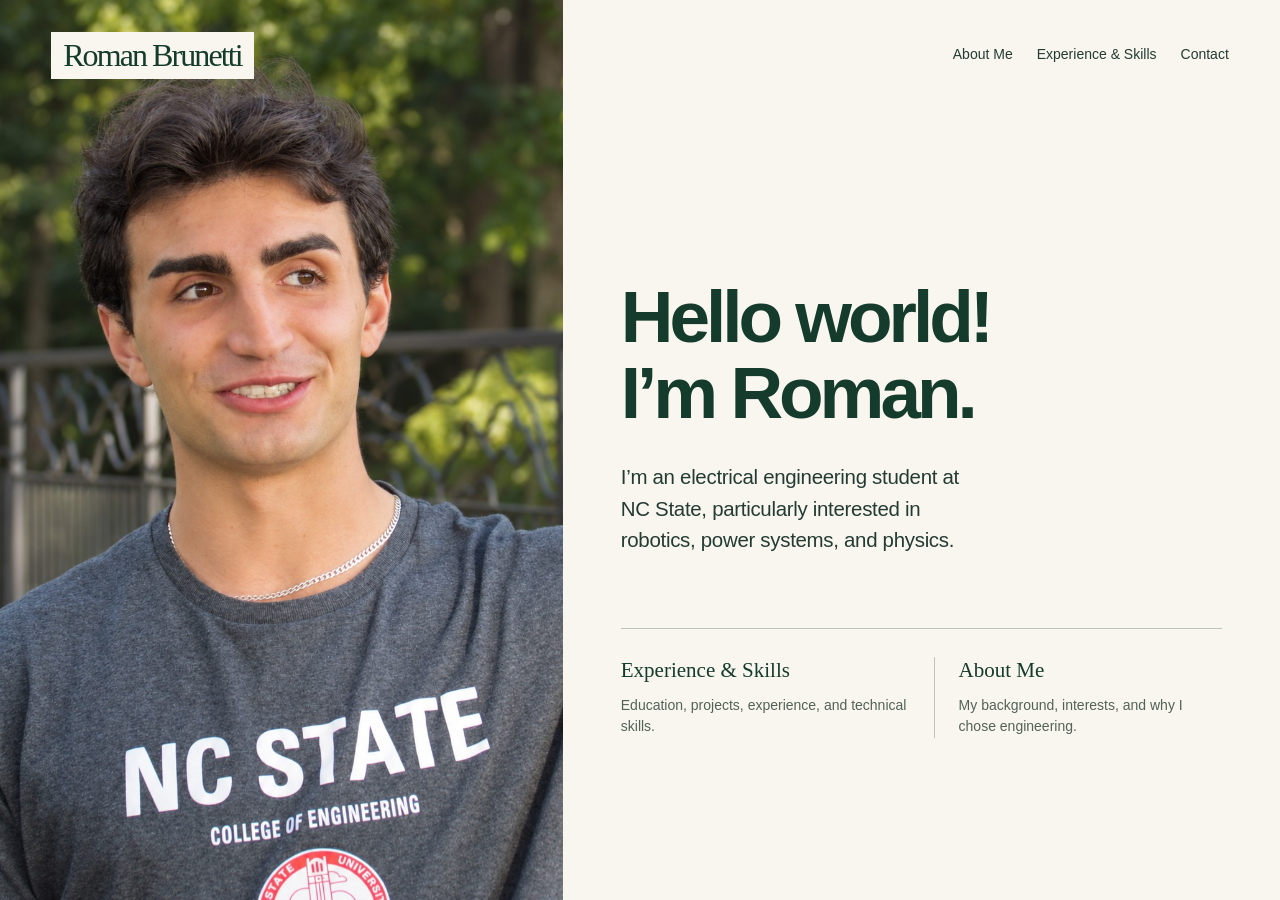
<file: index.html>
<!doctype html>
<html lang="en">
<head>
  <meta charset="utf-8">
  <meta name="viewport" content="width=device-width, initial-scale=1">
  <meta name="theme-color" content="#f8f6ef">
  <meta name="description" content="Roman is an electrical engineering student at NC State, particularly interested in robotics, power systems, and physics.">
  <title>Roman — Electrical Engineering Student</title>
  <link rel="icon" href="favicon.ico" sizes="any">
  <link rel="icon" href="assets/favicon.svg" type="image/svg+xml">
  <link rel="icon" href="assets/favicon-48.png" sizes="48x48" type="image/png">
  <link rel="apple-touch-icon" href="assets/apple-touch-icon.png">
  <style>
    :root { color-scheme: light; --cream:#f8f6ef; --sage:#d7dfc9; --green:#153b2c; --ink:#243b33; --muted:#536259; --rule:#bcc6b8; }
    * { box-sizing: border-box; }
    body { margin:0; background:var(--cream); color:var(--ink); font-family:"Helvetica Neue",Helvetica,Arial,sans-serif; -webkit-font-smoothing:antialiased; }
    a { color:inherit; text-underline-offset:.25em; }
    a:focus-visible { outline:3px solid var(--green); outline-offset:6px; border-radius:2px; }
    .skip { position:fixed; top:12px; left:12px; z-index:10; padding:12px 18px; background:var(--cream); transform:translateY(-180%); }
    .skip:focus { transform:none; }
    .page { position:relative; display:grid; grid-template-columns:44% 56%; grid-template-rows:auto 1fr; min-height:100svh; max-width:1800px; margin-inline:auto; }
    .header { z-index:2; grid-column:1/-1; grid-row:1; display:grid; grid-template-columns:44% 56%; align-items:start; padding-block:32px; }
    .brand { justify-self:start; margin-left:clamp(24px,4vw,64px); padding:6px 12px; background:var(--cream); color:var(--green); text-decoration:none; font:32px/1.1 Georgia,"Times New Roman",serif; letter-spacing:-.06em; }
    .nav { display:flex; flex-wrap:wrap; justify-content:flex-end; align-items:center; gap:8px 24px; padding-inline:clamp(24px,4vw,64px); }
    .nav a { display:inline-flex; align-items:center; min-height:44px; font-size:14px; text-decoration:none; }
    .nav a:hover { text-decoration:underline; }
    .portrait { grid-column:1; grid-row:1/3; position:relative; min-height:640px; overflow:hidden; background:var(--sage); }
    .portrait img { display:block; width:100%; height:100%; position:absolute; inset:0; object-fit:cover; object-position:50% 38%; }
    .intro { grid-column:2; grid-row:2; display:flex; flex-direction:column; justify-content:center; padding:70px clamp(32px,4.5vw,76px) 64px; }
    h1 { margin:0 0 30px; color:var(--green); font-size:clamp(52px,5.7vw,88px); font-weight:700; letter-spacing:-.055em; line-height:1.04; }
    h1 span { display:block; }
    .summary { max-width:32ch; margin:0; font-size:clamp(19px,1.6vw,24px); line-height:1.55; letter-spacing:-.015em; }
    .destinations { display:grid; grid-template-columns:1fr 1fr; gap:24px; margin-top:clamp(52px,8vh,100px); padding-top:28px; border-top:1px solid var(--rule); }
    .destination { display:block; text-decoration:none; }
    .destination + .destination { padding-left:24px; border-left:1px solid var(--rule); }
    .destination h2 { margin:0 0 10px; color:var(--green); font:21px/1.3 Georgia,"Times New Roman",serif; }
    .destination:hover h2 { text-decoration:underline; text-underline-offset:.2em; }
    .destination p { margin:0; color:var(--muted); font-size:14px; line-height:1.55; }
    @media (min-width:1800px) { body { background:#e8ecdf; } .page { background:var(--cream); } }
    @media (max-width:900px) {
      .page { grid-template-columns:1fr; grid-template-rows:auto auto auto; }
      .header { grid-column:1; grid-row:1; grid-template-columns:1fr; gap:18px; padding:22px 24px 16px; }
      .brand { margin-left:0; padding:0; }
      .nav { justify-content:flex-start; gap:4px 22px; padding:0; }
      .portrait { grid-column:1; grid-row:2; min-height:0; height:clamp(300px,65vw,520px); margin-inline:24px; }
      .portrait img { object-position:50% 30%; }
      .intro { grid-column:1; grid-row:3; padding:38px 24px 48px; }
      h1 { font-size:clamp(48px,9vw,76px); }
      .summary { max-width:42ch; }
      .destinations { margin-top:42px; }
    }
    @media (max-width:420px) {
      .nav { column-gap:18px; }
      .nav a { font-size:13px; }
      .destinations { grid-template-columns:1fr; gap:24px; }
      .destination + .destination { padding:24px 0 0; border-left:0; border-top:1px solid var(--rule); }
    }
  </style>
</head>
<body>
  <a class="skip" href="#main">Skip to introduction</a>
  <div class="page">
    <header class="header">
      <a class="brand" href="index.html" aria-label="Roman — home">Roman Brunetti</a>
      <nav class="nav" aria-label="Main navigation">
        <a href="about.html">About Me</a>
        <a href="experience.html">Experience &amp; Skills</a>
        <a href="contact.html">Contact</a>
      </nav>
    </header>
    <div class="portrait">
      <img src="assets/portrait.jpg" alt="Roman outdoors, wearing a gray NC State engineering shirt." width="1086" height="1448" fetchpriority="high">
    </div>
    <main class="intro" id="main">
      <h1><span>Hello world!</span><span>I’m Roman.</span></h1>
      <p class="summary">I’m an electrical engineering student at NC State, particularly interested in robotics, power systems, and physics.</p>
      <div class="destinations">
        <a class="destination" href="experience.html">
          <h2>Experience &amp; Skills</h2>
          <p>Education, projects, experience, and technical skills.</p>
        </a>
        <a class="destination" href="about.html">
          <h2>About Me</h2>
          <p>My background, interests, and why I chose engineering.</p>
        </a>
      </div>
    </main>
  </div>
</body>
</html>
</file>
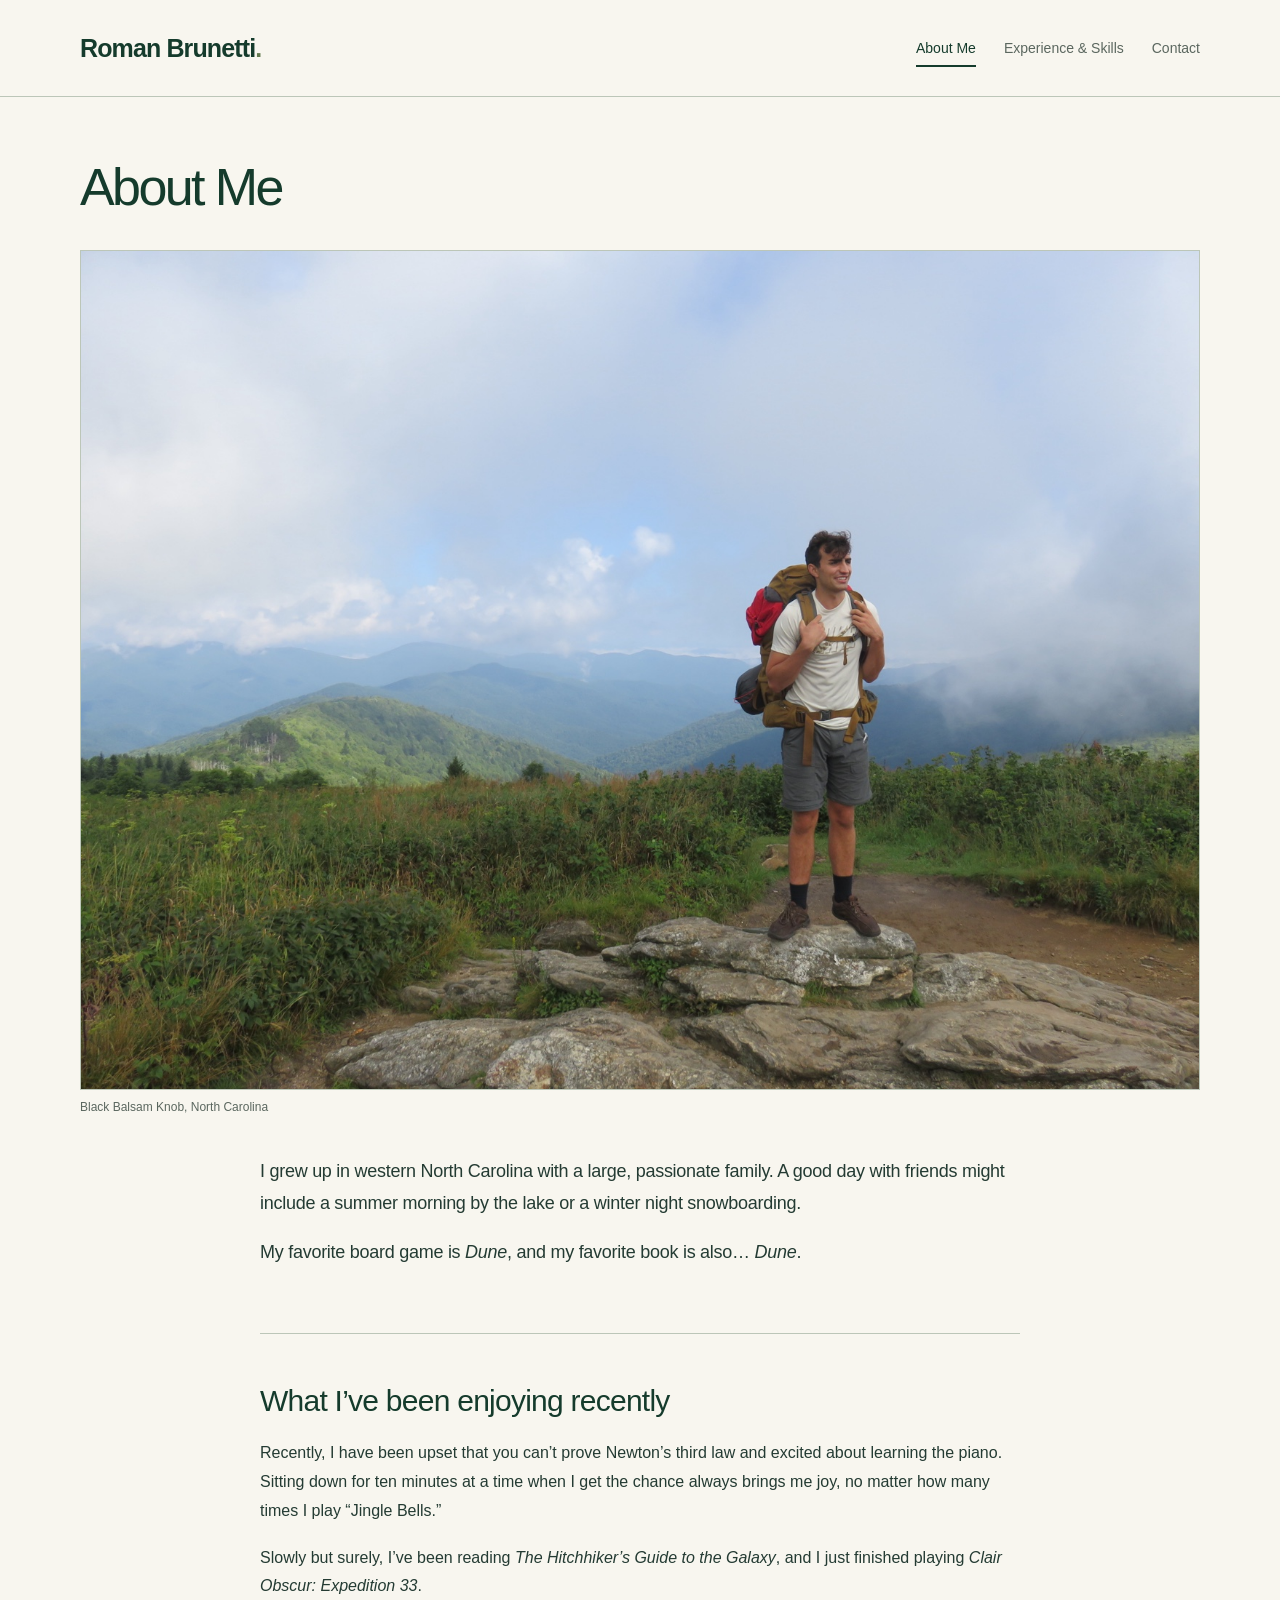
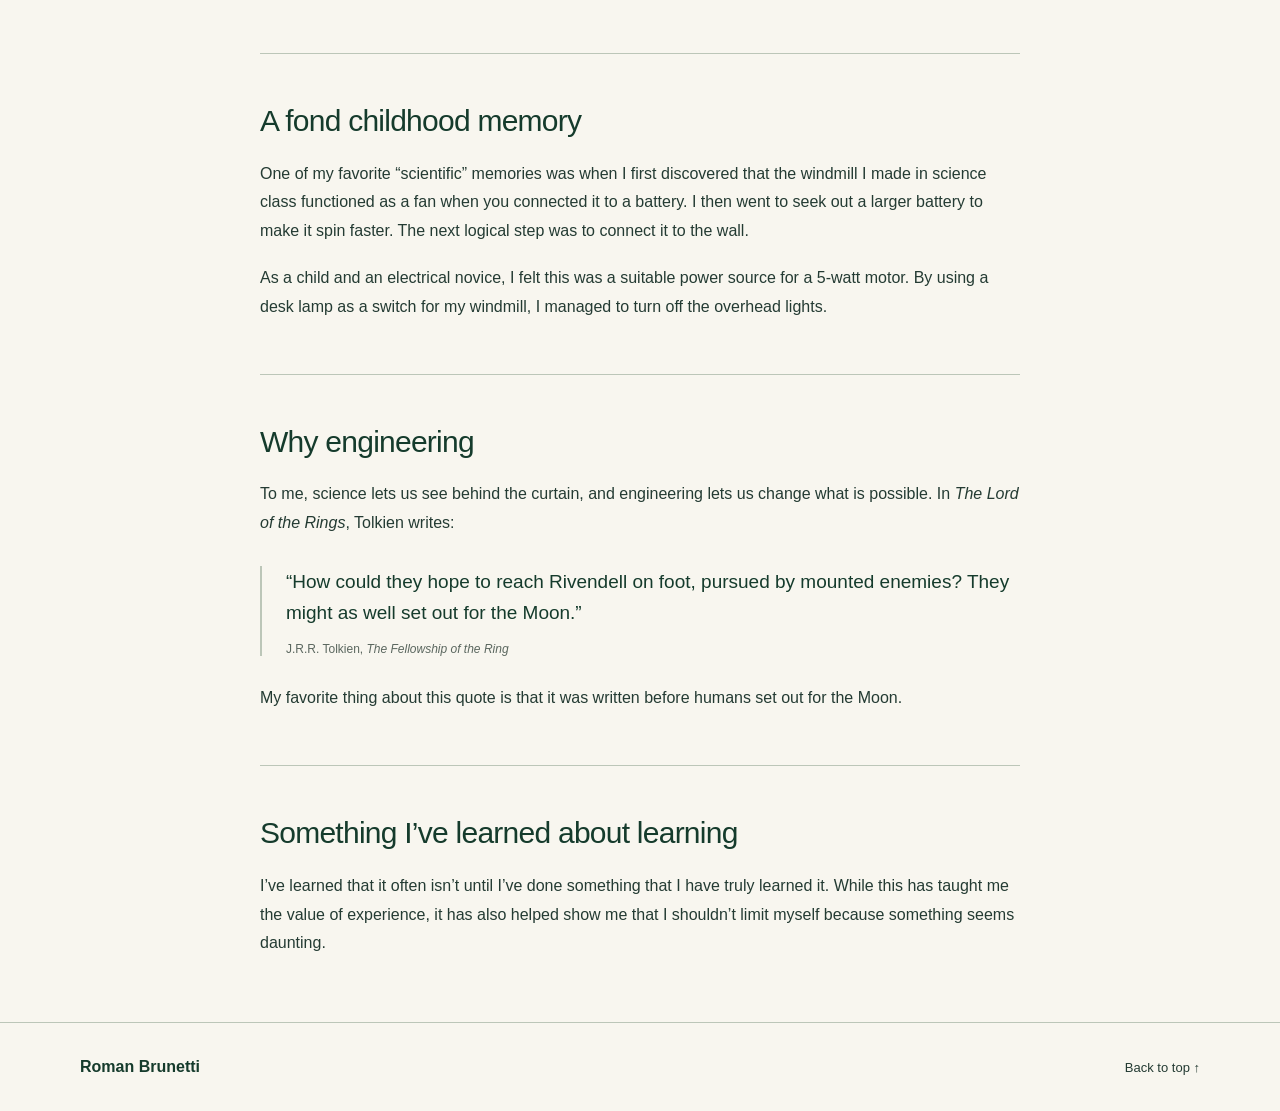
<file: about.html>
<!doctype html>
<html lang="en">
<head>
  <meta charset="utf-8">
  <meta name="viewport" content="width=device-width, initial-scale=1">
  <meta name="theme-color" content="#f8f6ef">
  <meta name="robots" content="noindex, nofollow">
  <meta name="description" content="About Roman Brunetti: his interests, curiosity, and reasons for studying engineering.">
  <title>About Me — Roman Brunetti</title>
  <link rel="icon" href="favicon.ico" sizes="any">
  <link rel="icon" href="assets/favicon.svg" type="image/svg+xml">
  <link rel="icon" href="assets/favicon-48.png" sizes="48x48" type="image/png">
  <link rel="apple-touch-icon" href="assets/apple-touch-icon.png">
  <link rel="stylesheet" href="about.css">
</head>
<body>
  <a class="skip" href="#main">Skip to content</a>

  <header class="site-header">
    <div class="shell header-inner">
      <a class="brand" href="index.html" aria-label="Roman Brunetti — home">Roman Brunetti<span aria-hidden="true">.</span></a>
      <nav class="main-nav" aria-label="Main navigation">
        <a href="about.html" aria-current="page">About Me</a>
        <a href="experience.html">Experience &amp; Skills</a>
        <a href="contact.html">Contact</a>
      </nav>
    </div>
  </header>

  <main id="main" class="shell">
    <header class="page-header">
      <h1>About Me</h1>
    </header>

    <figure class="main-photo">
      <img src="assets/mountain-overlook.jpg" width="1536" height="1152" alt="Roman standing with a backpack at Black Balsam Knob in western North Carolina." fetchpriority="high">
      <figcaption>Black Balsam Knob, North Carolina</figcaption>
    </figure>

    <section class="intro" aria-label="Introduction">
      <p>I grew up in western North Carolina with a large, passionate family. A good day with friends might include a summer morning by the lake or a winter night snowboarding.</p>
      <p>My favorite board game is <cite>Dune</cite>, and my favorite book is also&hellip; <cite>Dune</cite>.</p>
    </section>

    <section class="about-section" aria-labelledby="recent-title">
      <h2 id="recent-title">What I’ve been enjoying recently</h2>
      <div class="section-copy">
        <p>Recently, I have been upset that you can’t prove Newton’s third law and excited about learning the piano. Sitting down for ten minutes at a time when I get the chance always brings me joy, no matter how many times I play “Jingle Bells.”</p>
        <p>Slowly but surely, I’ve been reading <cite>The Hitchhiker’s Guide to the Galaxy</cite>, and I just finished playing <cite>Clair Obscur: Expedition 33</cite>.</p>
      </div>
    </section>

    <section class="about-section" aria-labelledby="memory-title">
      <h2 id="memory-title">A fond childhood memory</h2>
      <div class="section-copy">
        <p>One of my favorite “scientific” memories was when I first discovered that the windmill I made in science class functioned as a fan when you connected it to a battery. I then went to seek out a larger battery to make it spin faster. The next logical step was to connect it to the wall.</p>
        <p>As a child and an electrical novice, I felt this was a suitable power source for a 5-watt motor. By using a desk lamp as a switch for my windmill, I managed to turn off the overhead lights.</p>
      </div>
    </section>

    <section class="about-section" aria-labelledby="engineering-title">
      <h2 id="engineering-title">Why engineering</h2>
      <div class="section-copy">
        <p>To me, science lets us see behind the curtain, and engineering lets us change what is possible. In <cite>The Lord of the Rings</cite>, Tolkien writes:</p>
        <figure class="quote">
          <blockquote>“How could they hope to reach Rivendell on foot, pursued by mounted enemies? They might as well set out for the Moon.”</blockquote>
          <figcaption>J.R.R. Tolkien, <cite>The Fellowship of the Ring</cite></figcaption>
        </figure>
        <p>My favorite thing about this quote is that it was written before humans set out for the Moon.</p>
      </div>
    </section>

    <section class="about-section" aria-labelledby="learning-title">
      <h2 id="learning-title">Something I’ve learned about learning</h2>
      <div class="section-copy">
        <p>I’ve learned that it often isn’t until I’ve done something that I have truly learned it. While this has taught me the value of experience, it has also helped show me that I shouldn’t limit myself because something seems daunting.</p>
      </div>
    </section>
  </main>

  <footer class="site-footer">
    <div class="shell footer-inner">
      <a href="index.html">Roman Brunetti</a>
      <a href="#main">Back to top <span aria-hidden="true">↑</span></a>
    </div>
  </footer>
</body>
</html>
</file>
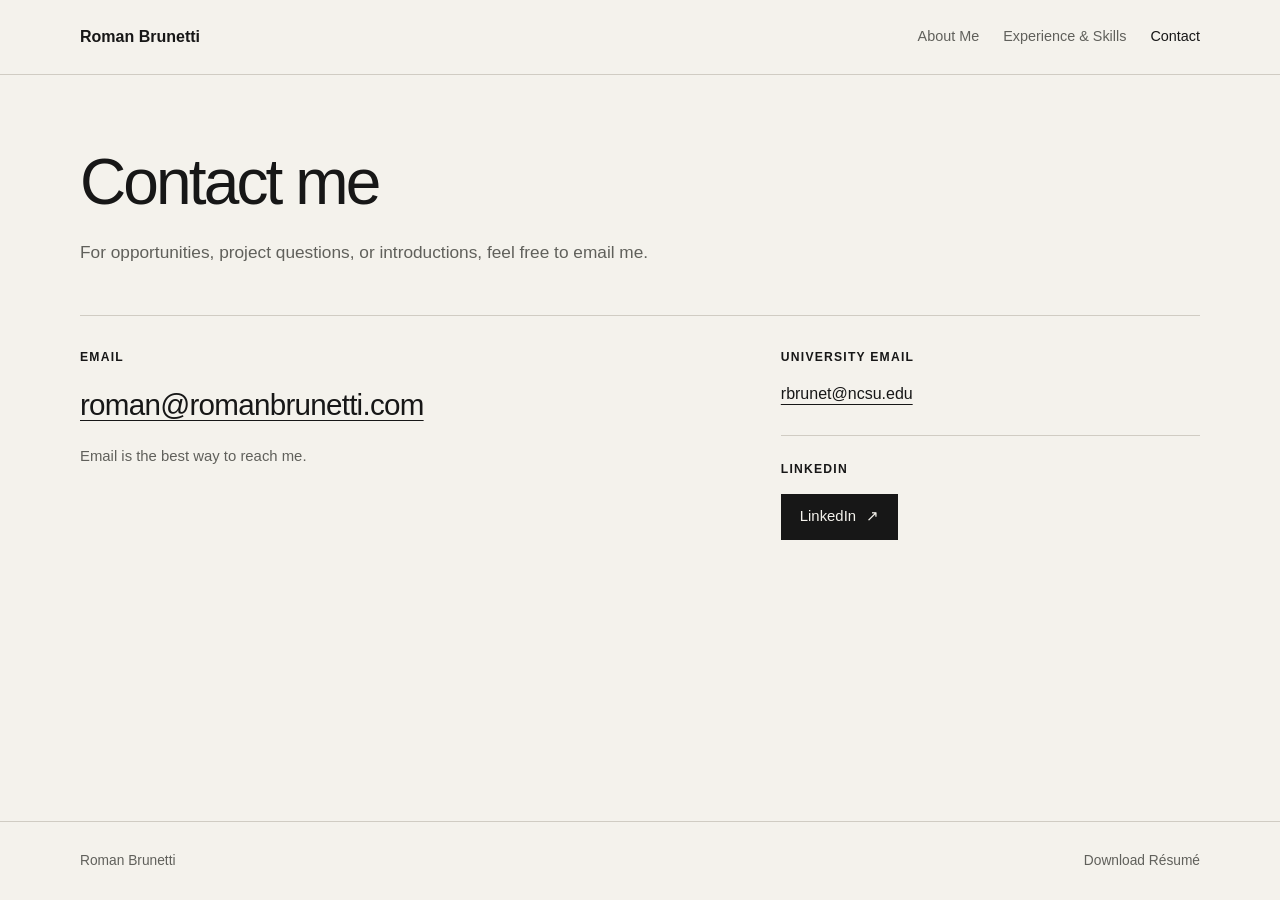
<file: contact.html>
<!doctype html>
<html lang="en">
<head>
  <meta charset="UTF-8">
  <meta name="viewport" content="width=device-width, initial-scale=1">
  <meta name="description" content="Get in touch with Roman Brunetti, an electrical engineering student at NC State. Email is the best way to reach me.">
  <title>Contact — Roman Brunetti</title>
  <link rel="icon" href="favicon.ico" sizes="any">
  <link rel="icon" href="assets/favicon.svg" type="image/svg+xml">
  <link rel="icon" href="assets/favicon-48.png" sizes="48x48" type="image/png">
  <link rel="apple-touch-icon" href="assets/apple-touch-icon.png">
  <style>
    :root{--bg:#f4f2ec;--text:#171717;--muted:#60605b;--line:#d0ccc3;--accent:#435c4c;--max:1120px}
    *{box-sizing:border-box}body{margin:0;background:var(--bg);color:var(--text);font-family:Arial,Helvetica,sans-serif;line-height:1.6;min-height:100svh;display:flex;flex-direction:column}a{color:inherit;text-underline-offset:5px}.shell{width:min(calc(100% - 48px),var(--max));margin-inline:auto}header{border-bottom:1px solid var(--line)}.nav{min-height:74px;display:flex;align-items:center;justify-content:space-between;gap:24px}.brand{font-weight:600;text-decoration:none}.nav-links{display:flex;flex-wrap:wrap;gap:24px}.nav-links a{font-size:.9rem;color:var(--muted);text-decoration:none}.nav-links a:hover,.nav-links [aria-current]{color:var(--text)}main{flex:1;padding-block:72px 84px}h1{margin:0;font-size:clamp(2.5rem,6vw,4rem);line-height:1.1;font-weight:500;letter-spacing:-.045em}.intro{margin:22px 0 0;max-width:570px;font-size:1.08rem;color:var(--muted)}.contact-layout{display:grid;grid-template-columns:minmax(0,1.2fr) minmax(0,.8fr);gap:72px;margin-top:48px;padding-top:32px;border-top:1px solid var(--line)}h2{margin:0 0 14px;font-size:.76rem;font-weight:600;letter-spacing:.1em;text-transform:uppercase}.primary-email{font-size:clamp(1.15rem,2.8vw,1.85rem);letter-spacing:-.025em;text-decoration-thickness:1px;overflow-wrap:anywhere}.primary-email:hover,.secondary-link:hover{color:var(--accent)}.preference{margin:16px 0 0;color:var(--muted);font-size:.93rem}.secondary-item+.secondary-item{margin-top:28px;padding-top:24px;border-top:1px solid var(--line)}.secondary-link{font-size:1rem;overflow-wrap:anywhere}.linkedin-button{display:inline-flex;align-items:center;justify-content:center;gap:10px;min-height:46px;padding:10px 18px;border:1px solid var(--text);background:var(--text);color:var(--bg);font-size:.93rem;font-weight:500;text-decoration:none}.linkedin-button:hover{background:var(--accent);border-color:var(--accent)}footer{border-top:1px solid var(--line);padding:28px 0}.footer{display:flex;justify-content:space-between;align-items:center;gap:20px;color:var(--muted);font-size:.86rem}.footer p{margin:0}.footer a{text-decoration:none}.footer a:hover{text-decoration:underline}:focus-visible{outline:3px solid var(--accent);outline-offset:5px}.skip{position:absolute;left:16px;top:-100px;padding:10px;background:var(--text);color:white;z-index:3}.skip:focus{top:12px}
    @media(max-width:800px){.contact-layout{grid-template-columns:1fr;gap:36px}main{padding-block:48px 60px}}
    @media(max-width:520px){.shell{width:calc(100% - 32px)}.nav{align-items:flex-start;flex-direction:column;padding:20px 0;gap:14px}.nav-links{gap:14px}main{padding-block:36px 48px}.contact-layout{margin-top:32px;padding-top:26px}.footer{align-items:flex-start;flex-direction:column;gap:12px}}
  </style>
</head>
<body>
  <a class="skip" href="#main">Skip to content</a>
  <header><div class="shell nav"><a class="brand" href="index.html">Roman Brunetti</a><nav class="nav-links" aria-label="Primary navigation"><a href="about.html">About Me</a><a href="experience.html">Experience &amp; Skills</a><a href="contact.html" aria-current="page">Contact</a></nav></div></header>
  <main id="main" class="shell">
    <h1>Contact me</h1>
    <p class="intro">For opportunities, project questions, or introductions, feel free to email me.</p>
    <div class="contact-layout">
      <section aria-labelledby="email-heading"><h2 id="email-heading">Email</h2><a class="primary-email" href="mailto:roman@romanbrunetti.com">roman@romanbrunetti.com</a><p class="preference">Email is the best way to reach me.</p></section>
      <div>
        <section class="secondary-item" aria-labelledby="university-heading"><h2 id="university-heading">University email</h2><a class="secondary-link" href="mailto:rbrunet@ncsu.edu">rbrunet@ncsu.edu</a></section>
        <section class="secondary-item" aria-labelledby="linkedin-heading"><h2 id="linkedin-heading">LinkedIn</h2><a class="linkedin-button" href="https://www.linkedin.com/in/roman-brunetti-96a134385" target="_blank" rel="noopener noreferrer">LinkedIn <span aria-hidden="true">↗</span></a></section>
      </div>
    </div>
  </main>
  <footer><div class="shell footer"><p>Roman Brunetti</p><a href="https://romanbrunetti.com/Roman_Brunetti_Resume.pdf" download>Download Résumé</a></div></footer>
</body>
</html>
</file>
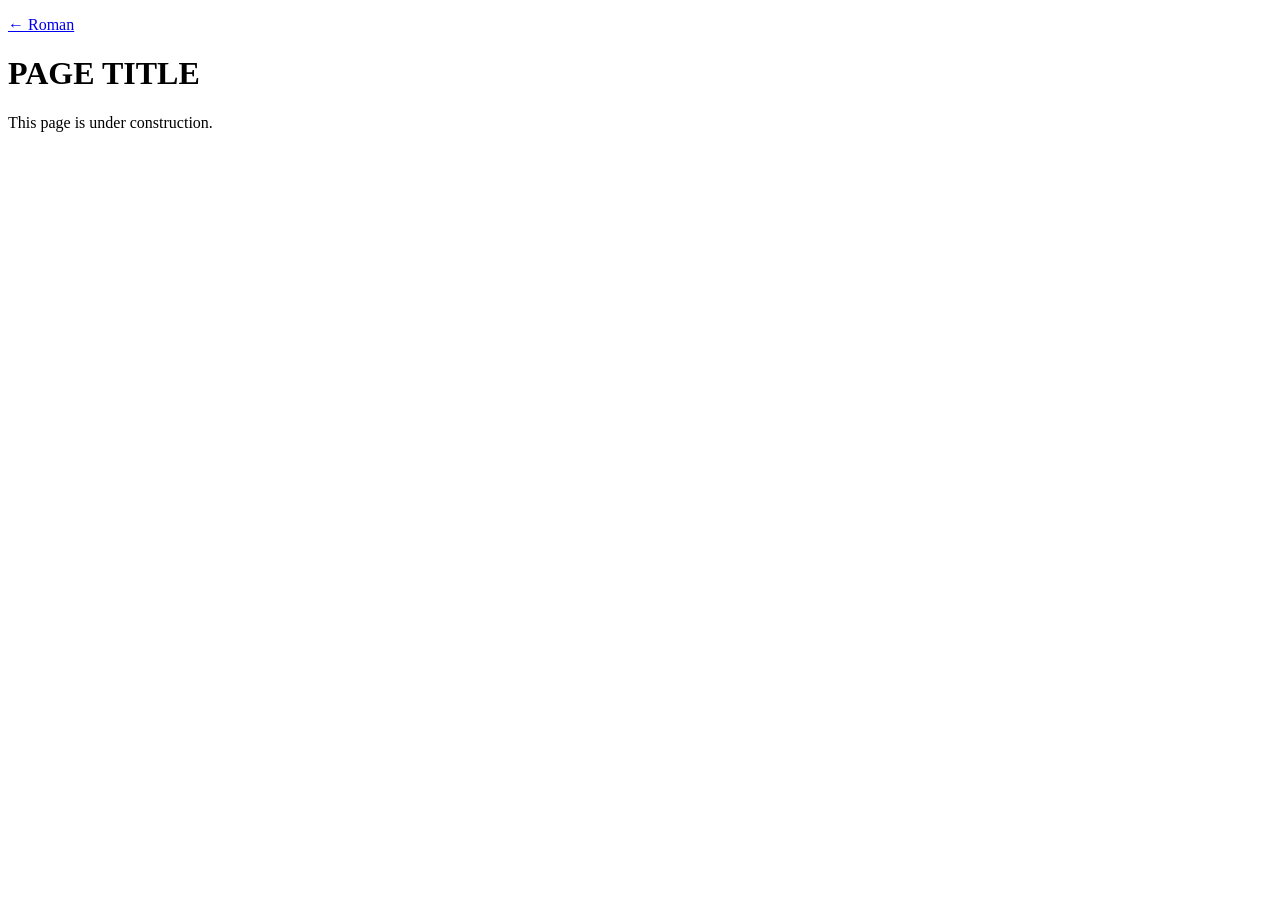
<file: coursework.html>
<!doctype html>
<html lang="en">
<head>
  <meta charset="utf-8">
  <meta name="viewport" content="width=device-width, initial-scale=1">
  <title>PAGE TITLE — Roman</title>
</head>
<body>
  <main>
    <p><a href="./">← Roman</a></p>
    <h1>PAGE TITLE</h1>
    <p>This page is under construction.</p>
  </main>
</body>
</html>
</file>
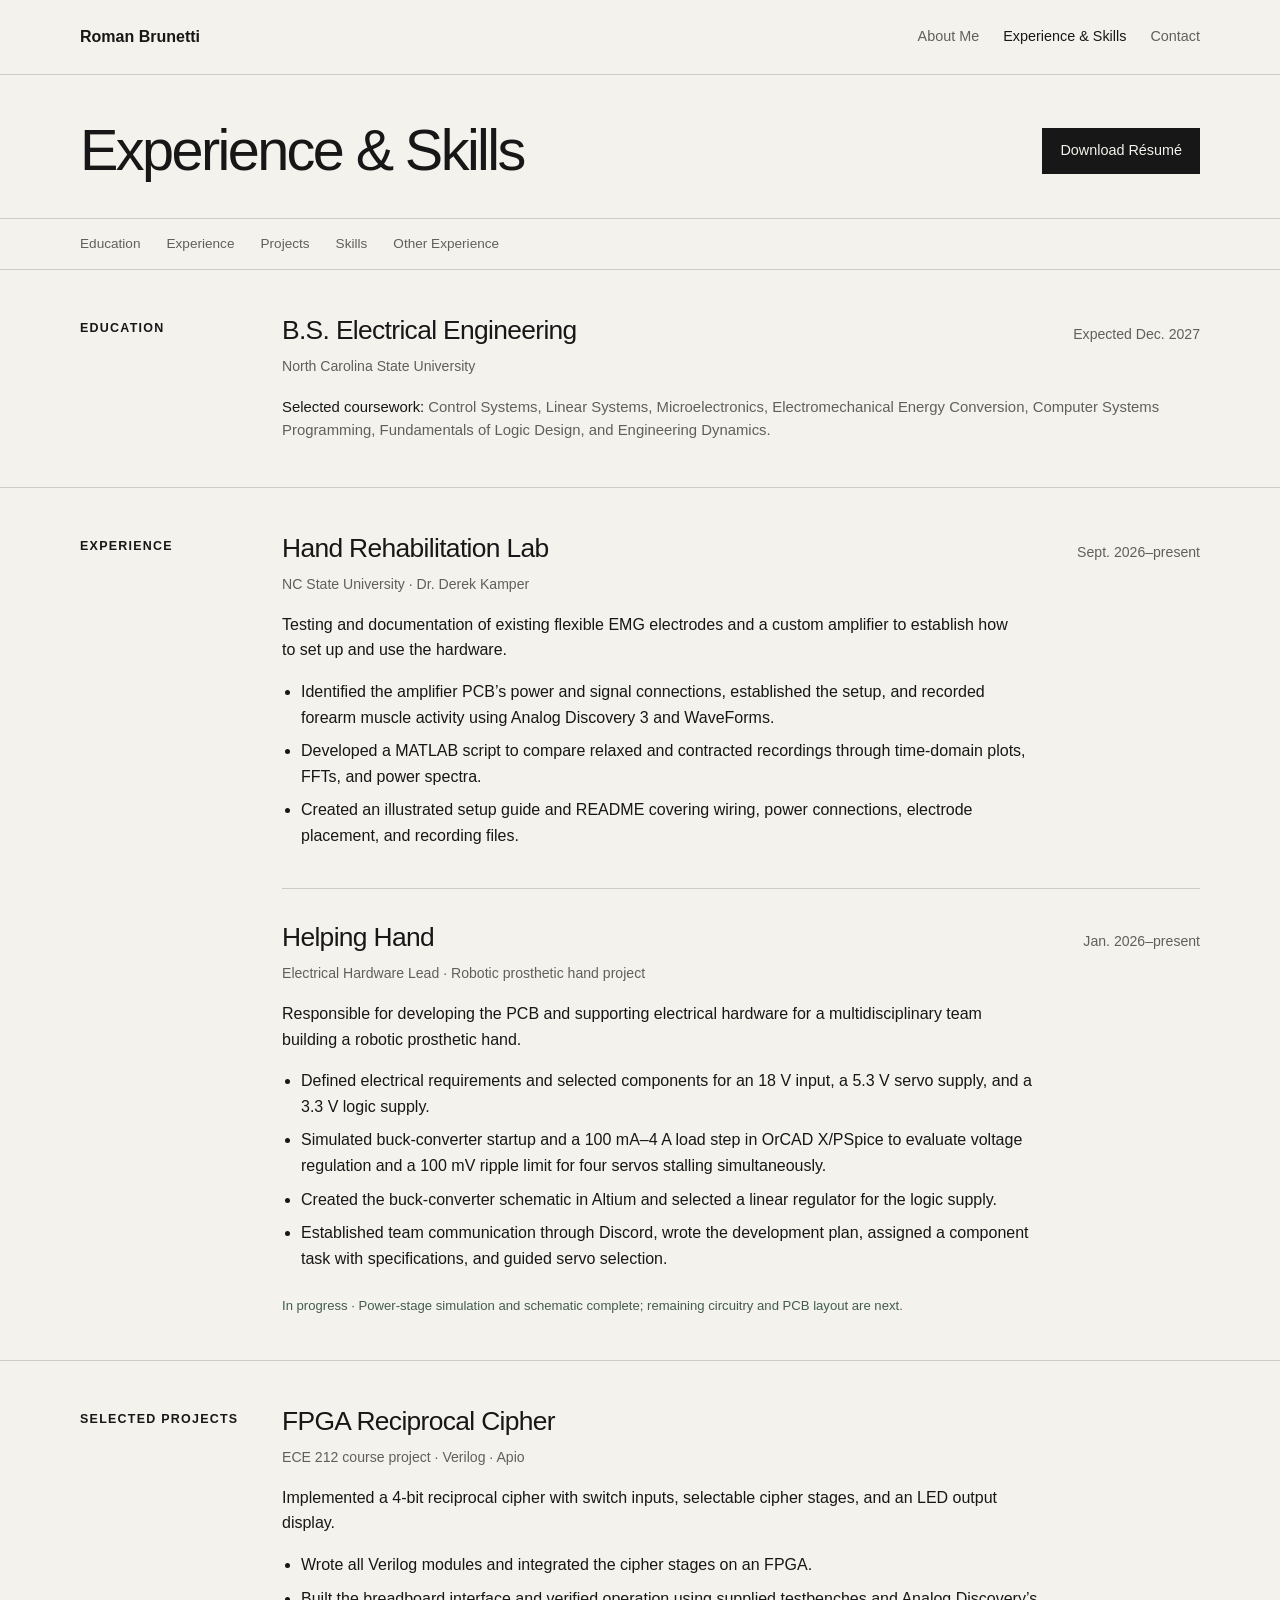
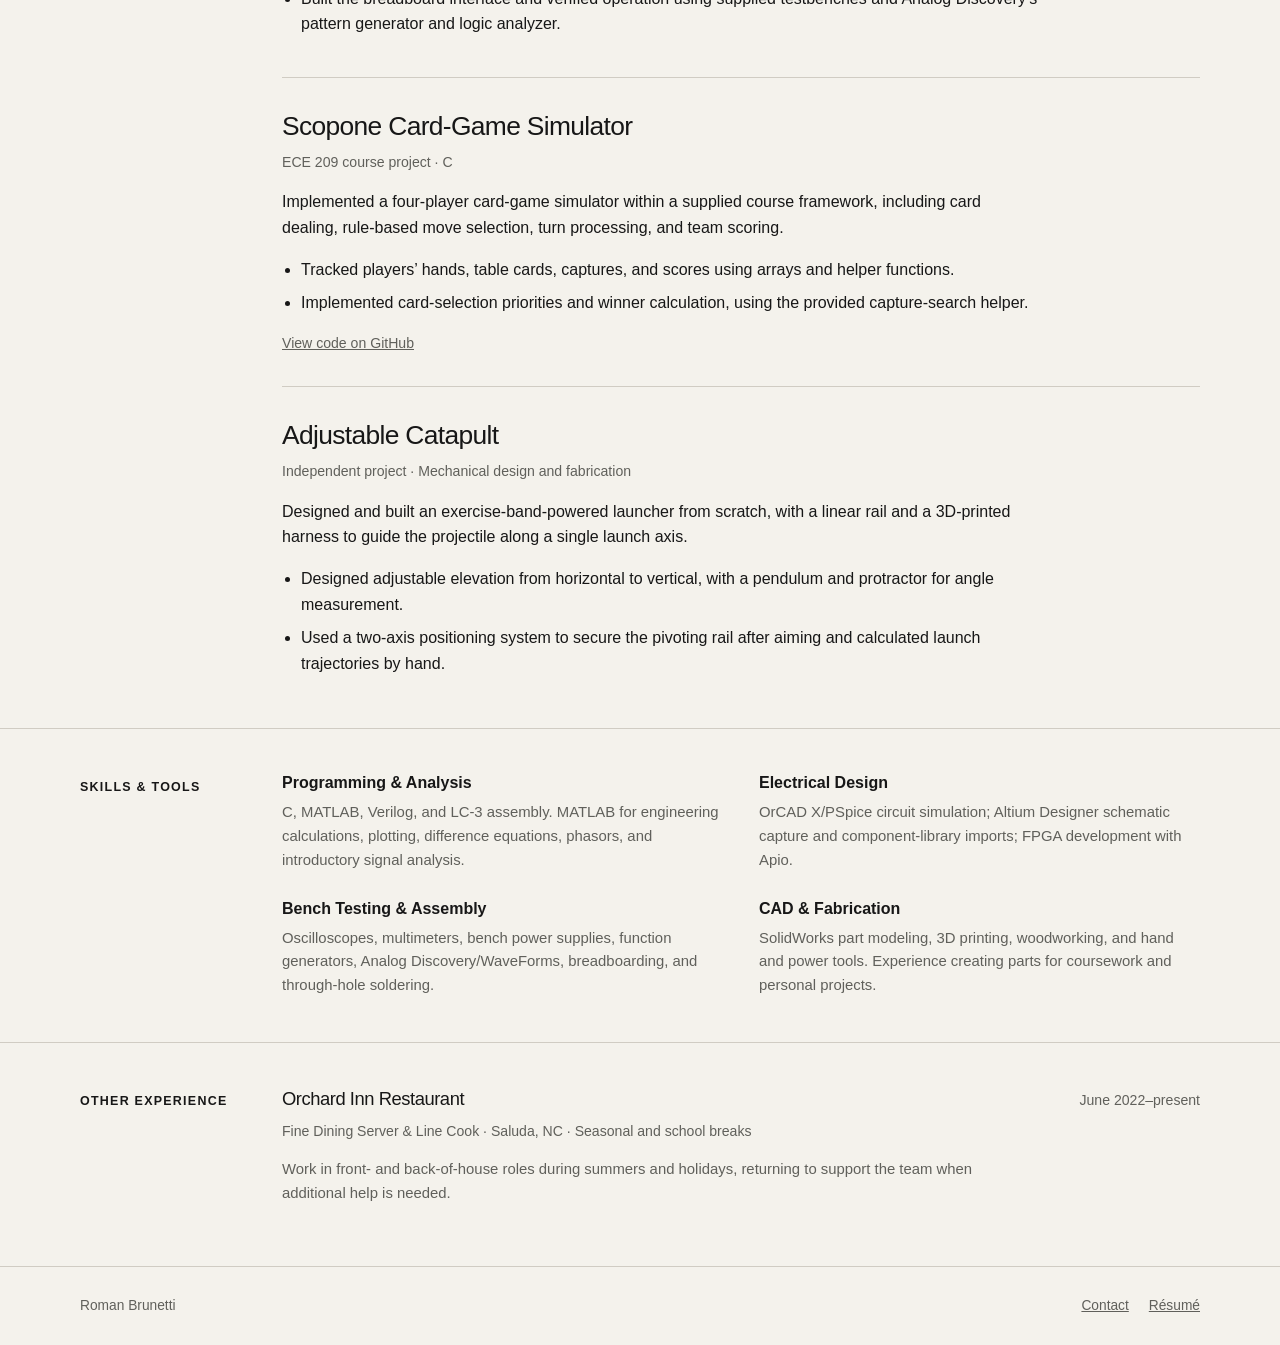
<file: experience.html>
<!doctype html>
<html lang="en">
<head>
  <meta charset="UTF-8">
  <meta name="viewport" content="width=device-width, initial-scale=1">
  <meta name="description" content="Roman Brunetti’s electrical engineering experience, research contributions, projects, and technical skills at NC State.">
  <title>Experience &amp; Skills — Roman Brunetti</title>
  <link rel="icon" href="favicon.ico" sizes="any">
  <link rel="icon" href="assets/favicon.svg" type="image/svg+xml">
  <link rel="icon" href="assets/favicon-48.png" sizes="48x48" type="image/png">
  <link rel="apple-touch-icon" href="assets/apple-touch-icon.png">
  <style>
    :root{--bg:#f4f2ec;--text:#171717;--muted:#60605b;--line:#d0ccc3;--accent:#435c4c;--max:1120px}
    *{box-sizing:border-box}html{scroll-behavior:smooth;scroll-padding-top:80px}body{margin:0;background:var(--bg);color:var(--text);font-family:Arial,Helvetica,sans-serif;line-height:1.6}a{color:inherit}.shell{width:min(calc(100% - 48px),var(--max));margin:auto}header,section{border-bottom:1px solid var(--line)}.nav{min-height:74px;display:flex;justify-content:space-between;align-items:center;gap:24px}.brand{font-weight:600;text-decoration:none}.nav-links{display:flex;flex-wrap:wrap;gap:24px}.nav-links a{font-size:.9rem;text-decoration:none;color:var(--muted)}.nav-links a:hover,.nav-links [aria-current]{color:var(--text)}.hero{padding:44px 0 36px;display:flex;align-items:center;justify-content:space-between;gap:24px}h1{font-size:clamp(2.2rem,5vw,3.6rem);font-weight:500;letter-spacing:-.045em;line-height:1.1;margin:0}.button{display:inline-flex;align-items:center;min-height:46px;padding:10px 18px;background:var(--text);color:var(--bg);text-decoration:none;font-size:.9rem;white-space:nowrap}.button:hover{background:var(--accent)}.section-nav{position:sticky;top:0;z-index:2;background:var(--bg);border-block:1px solid var(--line)}.section-nav .shell{display:flex;gap:26px;overflow:auto;padding-block:14px}.section-nav a{white-space:nowrap;text-decoration:none;font-size:.85rem;color:var(--muted)}section{padding:44px 0}.layout{display:grid;grid-template-columns:160px minmax(0,1fr);gap:42px}h2{font-size:.78rem;letter-spacing:.1em;text-transform:uppercase;margin:5px 0 0}h3{font-size:1.65rem;font-weight:500;letter-spacing:-.025em;line-height:1.25;margin:0}.top{display:flex;justify-content:space-between;align-items:baseline;gap:24px}.date,.meta{font-size:.88rem;color:var(--muted)}.date{white-space:nowrap}.meta{margin:8px 0 0}.summary{max-width:740px;margin:16px 0}.entry+.entry{border-top:1px solid var(--line);margin-top:32px;padding-top:32px}.bullets{margin:16px 0 0;padding-left:19px;max-width:760px}.bullets li{padding:0 0 8px}.status{color:var(--accent);font-size:.82rem;margin:16px 0 0}.courses{font-size:.93rem;color:var(--muted);margin:18px 0 0}.courses strong{color:var(--text);font-weight:500}.skills{display:grid;grid-template-columns:1fr 1fr;gap:26px 36px}.skill h3{font-size:1rem;font-weight:600;letter-spacing:0}.skill p{font-size:.93rem;color:var(--muted);margin:8px 0 0}.job h3{font-size:1.15rem}.job .summary{font-size:.93rem;color:var(--muted)}footer{padding:28px 0}.footer{display:flex;justify-content:space-between;gap:20px;font-size:.86rem;color:var(--muted)}.footer p{margin:0}.footer div{display:flex;gap:20px}.skip{position:absolute;left:16px;top:-100px;padding:10px;background:var(--text);color:white;z-index:5}.skip:focus{top:12px}:focus-visible{outline:3px solid var(--accent);outline-offset:4px}
    @media(max-width:800px){.layout{grid-template-columns:1fr;gap:22px}.top{flex-wrap:wrap;gap:8px}section{padding:32px 0}.nav-links{gap:14px}.hero{align-items:flex-start;flex-direction:column;gap:22px}}
    @media(max-width:520px){.shell{width:calc(100% - 32px)}.nav{align-items:flex-start;flex-direction:column;padding:20px 0;gap:14px}.skills{grid-template-columns:1fr;gap:24px}.footer{flex-direction:column}.hero{padding:32px 0}.section-nav .shell{gap:20px}}
    @media(prefers-reduced-motion:reduce){html{scroll-behavior:auto}}
  </style>
</head>
<body>
  <a class="skip" href="#main">Skip to content</a>
  <header><div class="shell nav"><a class="brand" href="index.html">Roman Brunetti</a><nav class="nav-links" aria-label="Primary navigation"><a href="about.html">About Me</a><a href="experience.html" aria-current="page">Experience &amp; Skills</a><a href="contact.html">Contact</a></nav></div></header>
  <main id="main">
    <div class="shell hero"><h1>Experience &amp; Skills</h1><a class="button" href="https://romanbrunetti.com/Roman_Brunetti_Resume.pdf" download>Download Résumé</a></div>
    <nav class="section-nav" aria-label="Page sections"><div class="shell"><a href="#education">Education</a><a href="#experience">Experience</a><a href="#projects">Projects</a><a href="#skills">Skills</a><a href="#other-experience">Other Experience</a></div></nav>
    <section id="education"><div class="shell layout"><h2>Education</h2><div><div class="top"><h3>B.S. Electrical Engineering</h3><span class="date">Expected Dec. 2027</span></div><p class="meta">North Carolina State University</p><p class="courses"><strong>Selected coursework:</strong> Control Systems, Linear Systems, Microelectronics, Electromechanical Energy Conversion, Computer Systems Programming, Fundamentals of Logic Design, and Engineering Dynamics.</p></div></div></section>
    <section id="experience"><div class="shell layout"><h2>Experience</h2><div>
      <article class="entry"><div class="top"><h3>Hand Rehabilitation Lab</h3><span class="date">Sept. 2026–present</span></div><p class="meta">NC State University · Dr. Derek Kamper</p><p class="summary">Testing and documentation of existing flexible EMG electrodes and a custom amplifier to establish how to set up and use the hardware.</p><ul class="bullets"><li>Identified the amplifier PCB’s power and signal connections, established the setup, and recorded forearm muscle activity using Analog Discovery 3 and WaveForms.</li><li>Developed a MATLAB script to compare relaxed and contracted recordings through time-domain plots, FFTs, and power spectra.</li><li>Created an illustrated setup guide and README covering wiring, power connections, electrode placement, and recording files.</li></ul></article>
      <article class="entry"><div class="top"><h3>Helping Hand</h3><span class="date">Jan. 2026–present</span></div><p class="meta">Electrical Hardware Lead · Robotic prosthetic hand project</p><p class="summary">Responsible for developing the PCB and supporting electrical hardware for a multidisciplinary team building a robotic prosthetic hand.</p><ul class="bullets"><li>Defined electrical requirements and selected components for an 18 V input, a 5.3 V servo supply, and a 3.3 V logic supply.</li><li>Simulated buck-converter startup and a 100 mA–4 A load step in OrCAD X/PSpice to evaluate voltage regulation and a 100 mV ripple limit for four servos stalling simultaneously.</li><li>Created the buck-converter schematic in Altium and selected a linear regulator for the logic supply.</li><li>Established team communication through Discord, wrote the development plan, assigned a component task with specifications, and guided servo selection.</li></ul><p class="status">In progress · Power-stage simulation and schematic complete; remaining circuitry and PCB layout are next.</p></article>
    </div></div></section>
    <section id="projects"><div class="shell layout"><h2>Selected Projects</h2><div>
      <article class="entry"><h3>FPGA Reciprocal Cipher</h3><p class="meta">ECE 212 course project · Verilog · Apio</p><p class="summary">Implemented a 4-bit reciprocal cipher with switch inputs, selectable cipher stages, and an LED output display.</p><ul class="bullets"><li>Wrote all Verilog modules and integrated the cipher stages on an FPGA.</li><li>Built the breadboard interface and verified operation using supplied testbenches and Analog Discovery’s pattern generator and logic analyzer.</li></ul></article>
      <article class="entry"><h3>Scopone Card-Game Simulator</h3><p class="meta">ECE 209 course project · C</p><p class="summary">Implemented a four-player card-game simulator within a supplied course framework, including card dealing, rule-based move selection, turn processing, and team scoring.</p><ul class="bullets"><li>Tracked players’ hands, table cards, captures, and scores using arrays and helper functions.</li><li>Implemented card-selection priorities and winner calculation, using the provided capture-search helper.</li></ul><p class="meta"><a href="https://github.com/Brunetti-R/ECE209_PA2_rbrunet/tree/selectcard_finish">View code on GitHub</a></p></article>
      <article class="entry"><h3>Adjustable Catapult</h3><p class="meta">Independent project · Mechanical design and fabrication</p><p class="summary">Designed and built an exercise-band-powered launcher from scratch, with a linear rail and a 3D-printed harness to guide the projectile along a single launch axis.</p><ul class="bullets"><li>Designed adjustable elevation from horizontal to vertical, with a pendulum and protractor for angle measurement.</li><li>Used a two-axis positioning system to secure the pivoting rail after aiming and calculated launch trajectories by hand.</li></ul></article>
    </div></div></section>
    <section id="skills"><div class="shell layout"><h2>Skills &amp; Tools</h2><div class="skills">
      <article class="skill"><h3>Programming &amp; Analysis</h3><p>C, MATLAB, Verilog, and LC-3 assembly. MATLAB for engineering calculations, plotting, difference equations, phasors, and introductory signal analysis.</p></article>
      <article class="skill"><h3>Electrical Design</h3><p>OrCAD X/PSpice circuit simulation; Altium Designer schematic capture and component-library imports; FPGA development with Apio.</p></article>
      <article class="skill"><h3>Bench Testing &amp; Assembly</h3><p>Oscilloscopes, multimeters, bench power supplies, function generators, Analog Discovery/WaveForms, breadboarding, and through-hole soldering.</p></article>
      <article class="skill"><h3>CAD &amp; Fabrication</h3><p>SolidWorks part modeling, 3D printing, woodworking, and hand and power tools. Experience creating parts for coursework and personal projects.</p></article>
    </div></div></section>
    <section id="other-experience"><div class="shell layout"><h2>Other Experience</h2><article class="job"><div class="top"><h3>Orchard Inn Restaurant</h3><span class="date">June 2022–present</span></div><p class="meta">Fine Dining Server &amp; Line Cook · Saluda, NC · Seasonal and school breaks</p><p class="summary">Work in front- and back-of-house roles during summers and holidays, returning to support the team when additional help is needed.</p></article></div></section>
  </main>
  <footer><div class="shell footer"><p>Roman Brunetti</p><div><a href="contact.html">Contact</a><a href="https://romanbrunetti.com/Roman_Brunetti_Resume.pdf" download>Résumé</a></div></div></footer>
</body>
</html>
</file>
<file: about.css>
:root {
  color-scheme: light;
  --background: #f8f6ef;
  --text: #243b33;
  --green: #153b2c;
  --muted: #5b675f;
  --rule: #bcc6b8;
}

* {
  box-sizing: border-box;
}

html {
  scroll-behavior: smooth;
  scroll-padding-top: 24px;
}

body {
  margin: 0;
  background: var(--background);
  color: var(--text);
  font-family: "Helvetica Neue", Helvetica, Arial, sans-serif;
  -webkit-font-smoothing: antialiased;
}

a {
  color: inherit;
  text-underline-offset: .25em;
}

:focus-visible {
  outline: 3px solid var(--green);
  outline-offset: 4px;
}

::selection {
  background: #d7dfc9;
  color: var(--green);
}

.shell {
  width: min(100% - 96px, 1120px);
  margin-inline: auto;
}

.skip {
  position: fixed;
  top: 12px;
  left: 12px;
  z-index: 10;
  padding: 12px 16px;
  background: var(--green);
  color: var(--background);
  transform: translateY(-160%);
}

.skip:focus {
  transform: none;
}

.site-header {
  border-bottom: 1px solid var(--rule);
}

.header-inner {
  min-height: 96px;
  display: flex;
  align-items: center;
  justify-content: space-between;
  gap: 32px;
}

.brand {
  color: var(--green);
  font-size: 25px;
  font-weight: 600;
  letter-spacing: -.035em;
  text-decoration: none;
}

.brand span {
  color: #657b51;
}

.main-nav {
  display: flex;
  flex-wrap: wrap;
  gap: 28px;
}

.main-nav a {
  position: relative;
  display: inline-flex;
  align-items: center;
  min-height: 44px;
  color: var(--muted);
  font-size: 14px;
  text-decoration: none;
}

.main-nav a:hover {
  color: var(--green);
  text-decoration: underline;
}

.main-nav a[aria-current="page"] {
  color: var(--green);
}

.main-nav a[aria-current="page"]::after {
  position: absolute;
  right: 0;
  bottom: 3px;
  left: 0;
  height: 2px;
  background: var(--green);
  content: "";
}

.page-header {
  padding: 62px 0 34px;
}

h1,
h2,
p,
blockquote {
  overflow-wrap: break-word;
}

h1 {
  margin: 0;
  color: var(--green);
  font-size: clamp(40px, 4.5vw, 52px);
  font-weight: 500;
  letter-spacing: -.05em;
  line-height: 1.1;
}

h2 {
  margin: 0;
  color: var(--green);
  font-size: clamp(23px, 2.5vw, 30px);
  font-weight: 500;
  letter-spacing: -.025em;
  line-height: 1.25;
}

.main-photo {
  margin: 0;
}

.main-photo img {
  display: block;
  width: 100%;
  height: auto;
  aspect-ratio: 4 / 3;
  border: 1px solid var(--rule);
  object-fit: cover;
}

.main-photo figcaption {
  padding-top: 10px;
  color: var(--muted);
  font-size: 12px;
}

.intro {
  max-width: 760px;
  margin-inline: auto;
  padding: 42px 0 64px;
}

.intro p {
  margin: 0;
  font-size: 18px;
  letter-spacing: -.015em;
  line-height: 1.75;
}

.intro p + p {
  margin-top: 18px;
}

.about-section {
  max-width: 760px;
  margin-inline: auto;
  padding: 48px 0 52px;
  border-top: 1px solid var(--rule);
}

.section-copy {
  margin-top: 20px;
}

.section-copy p {
  margin: 0;
  font-size: 16px;
  line-height: 1.8;
}

.section-copy p + p {
  margin-top: 18px;
}

.quote {
  margin: 28px 0;
  padding-left: 24px;
  border-left: 2px solid var(--rule);
}

.quote blockquote {
  margin: 0;
  color: var(--green);
  font-size: 19px;
  line-height: 1.65;
}

.quote figcaption {
  margin-top: 14px;
  color: var(--muted);
  font-size: 12px;
}

.site-footer {
  margin-top: 12px;
  border-top: 1px solid var(--rule);
}

.footer-inner {
  min-height: 88px;
  display: flex;
  align-items: center;
  justify-content: space-between;
  gap: 24px;
}

.footer-inner a {
  font-size: 13px;
  text-decoration: none;
}

.footer-inner a:first-child {
  color: var(--green);
  font-size: 16px;
  font-weight: 600;
}

.footer-inner a:hover {
  text-decoration: underline;
}

@media (max-width: 760px) {
  .shell {
    width: calc(100% - 48px);
  }

  .header-inner {
    min-height: 0;
    display: block;
    padding: 20px 0 14px;
  }

  .brand {
    display: inline-block;
  }

  .main-nav {
    margin-top: 8px;
    gap: 20px;
  }

  .main-nav a {
    font-size: 13px;
  }

  .page-header {
    padding: 42px 0 26px;
  }

  .intro {
    padding: 32px 0 54px;
  }

  .about-section {
    padding: 40px 0 44px;
  }
}

@media (max-width: 480px) {
  .shell {
    width: calc(100% - 36px);
  }

  .main-nav {
    gap: 16px;
  }

  .main-nav a {
    font-size: 12px;
  }

  .page-header {
    padding-top: 34px;
  }

  h1 {
    font-size: 43px;
  }

  h2 {
    font-size: 24px;
  }

  .intro p {
    font-size: 18px;
  }

  .section-copy p {
    font-size: 15px;
  }

  .quote blockquote {
    font-size: 17px;
  }
}

@media (prefers-reduced-motion: reduce) {
  html {
    scroll-behavior: auto;
  }
}
</file>
